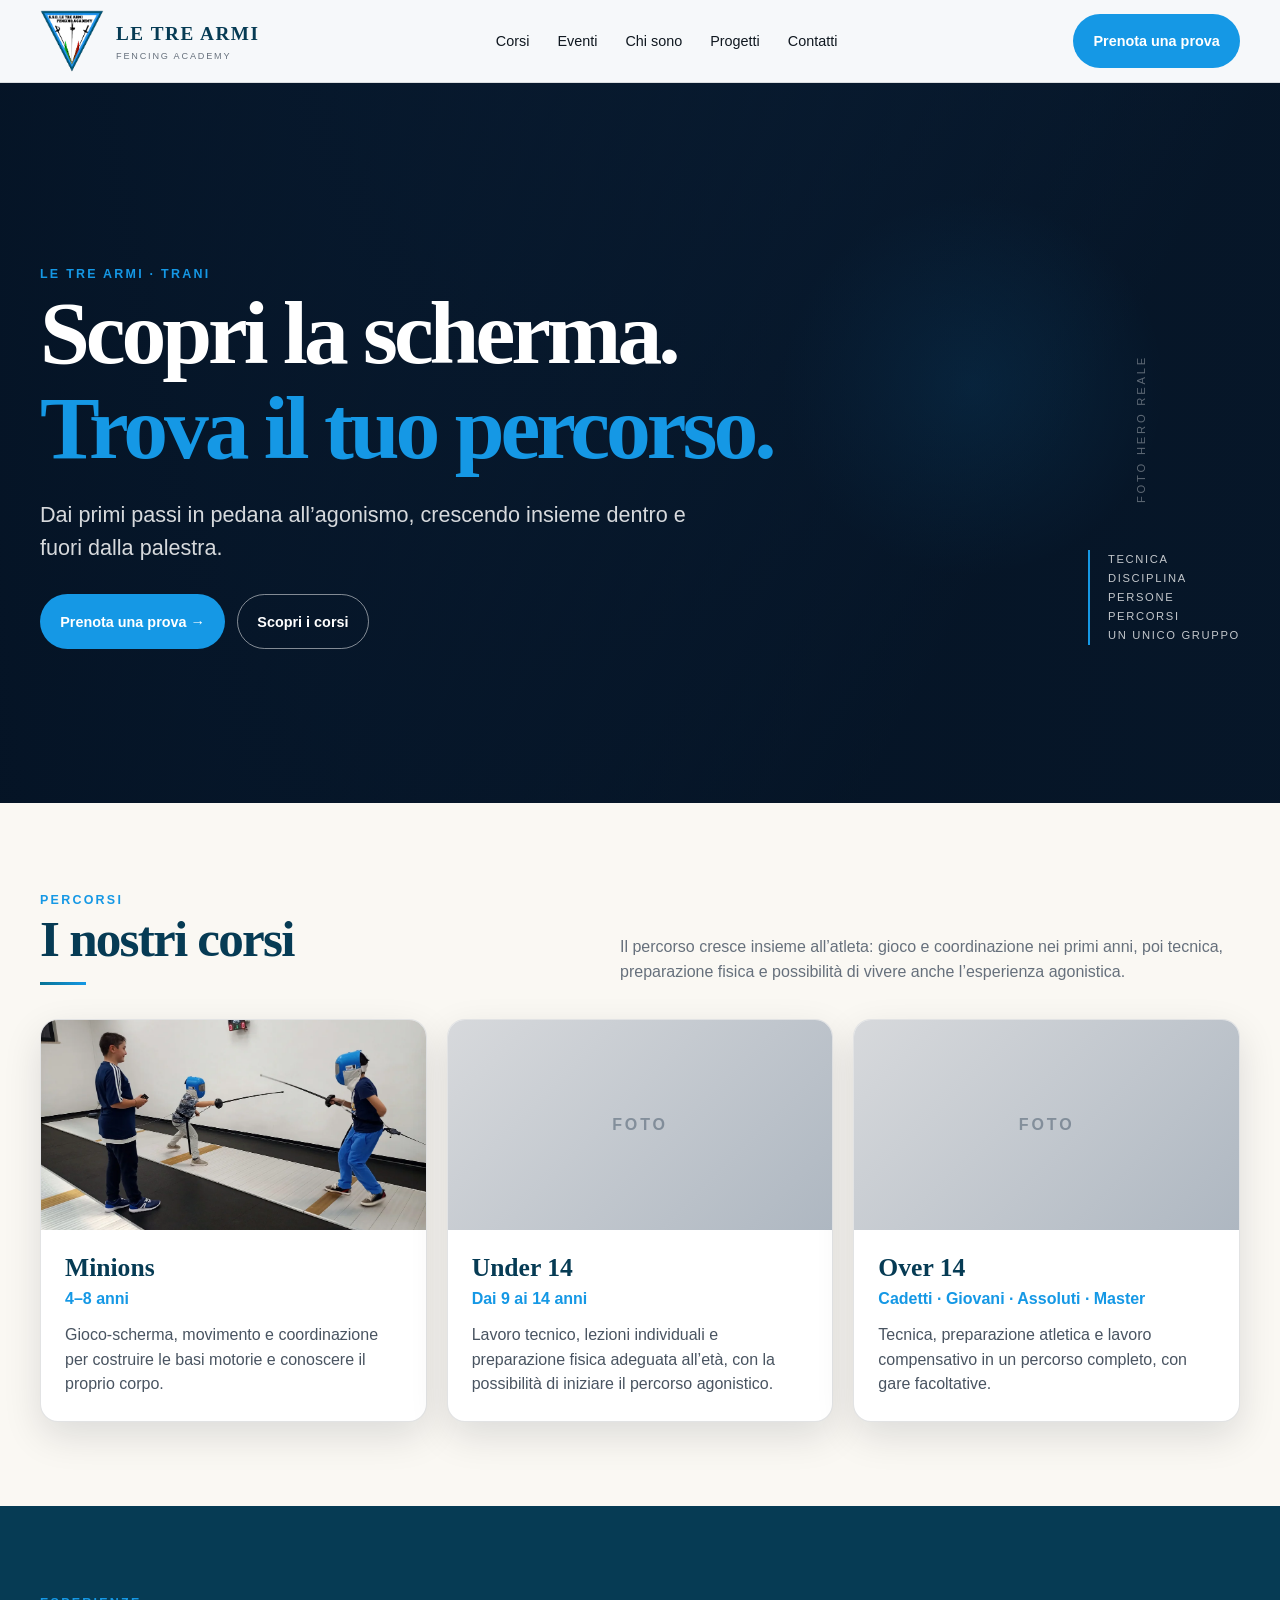
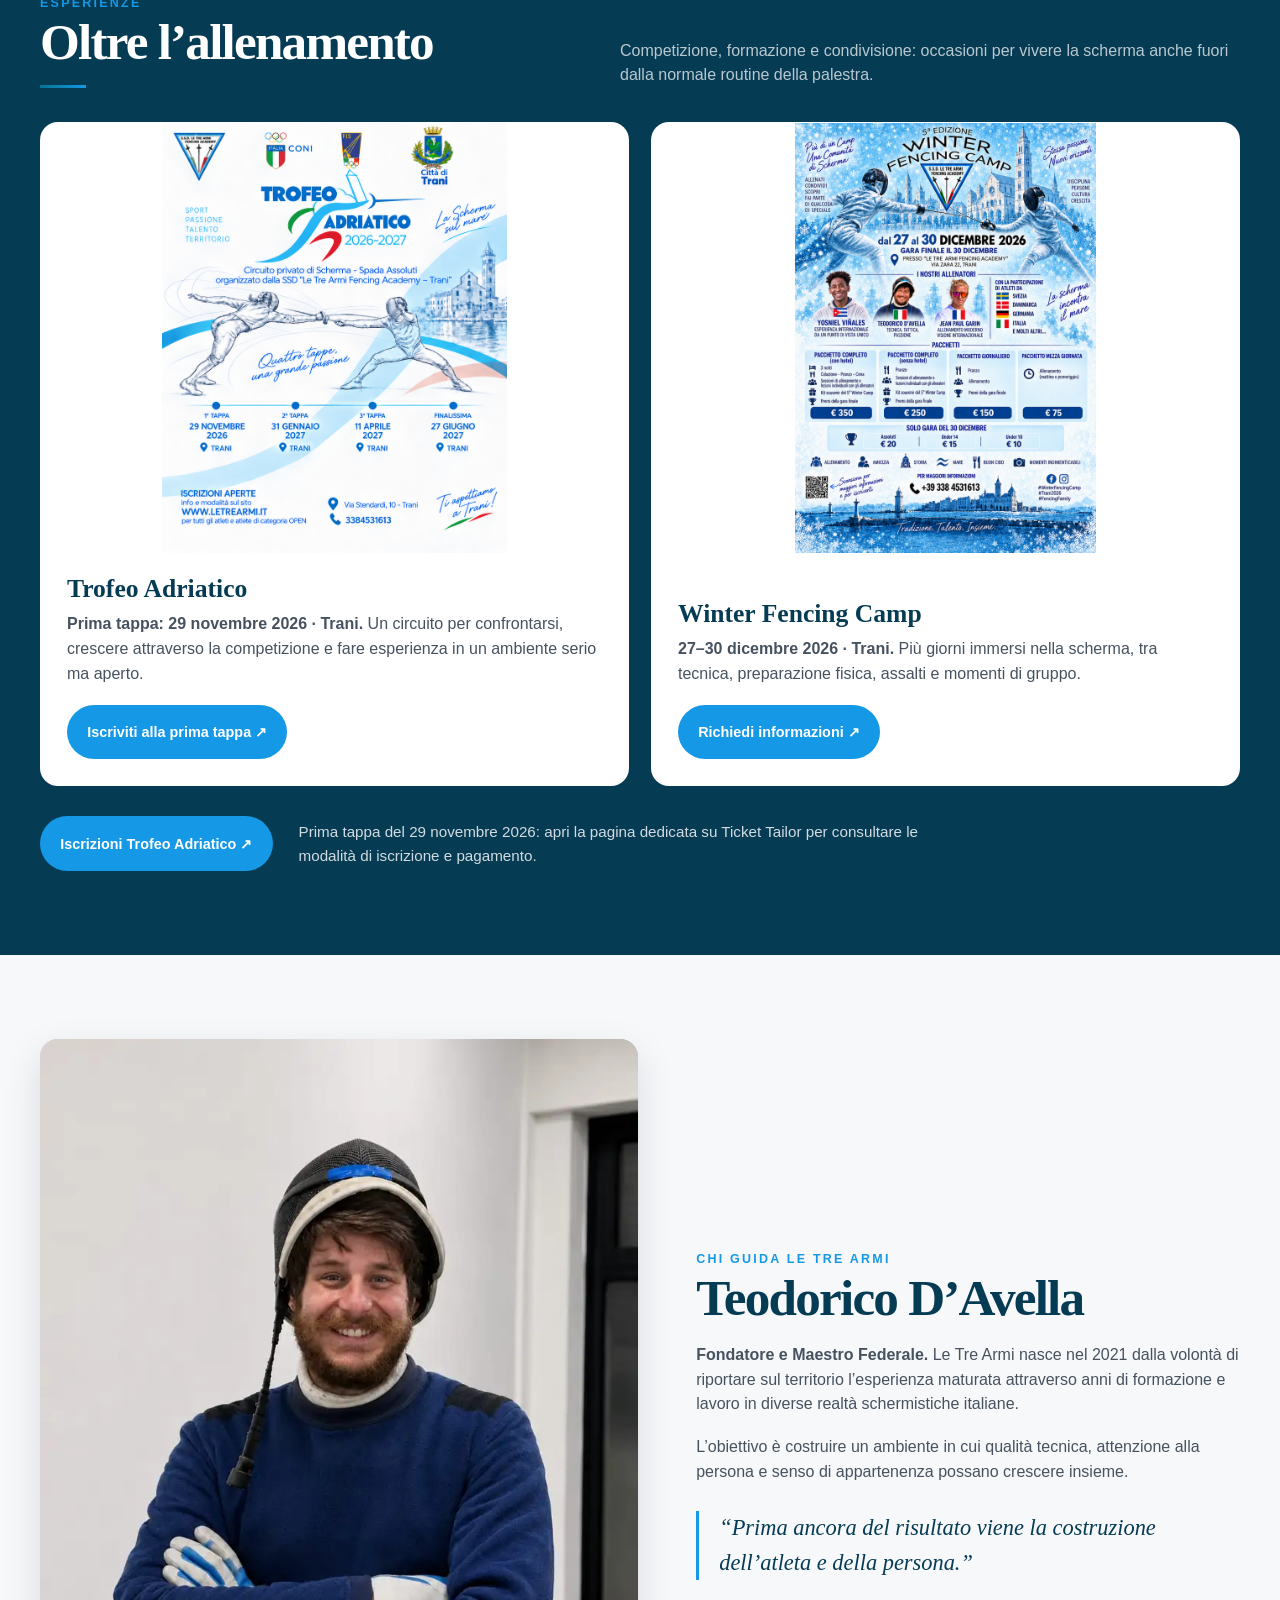
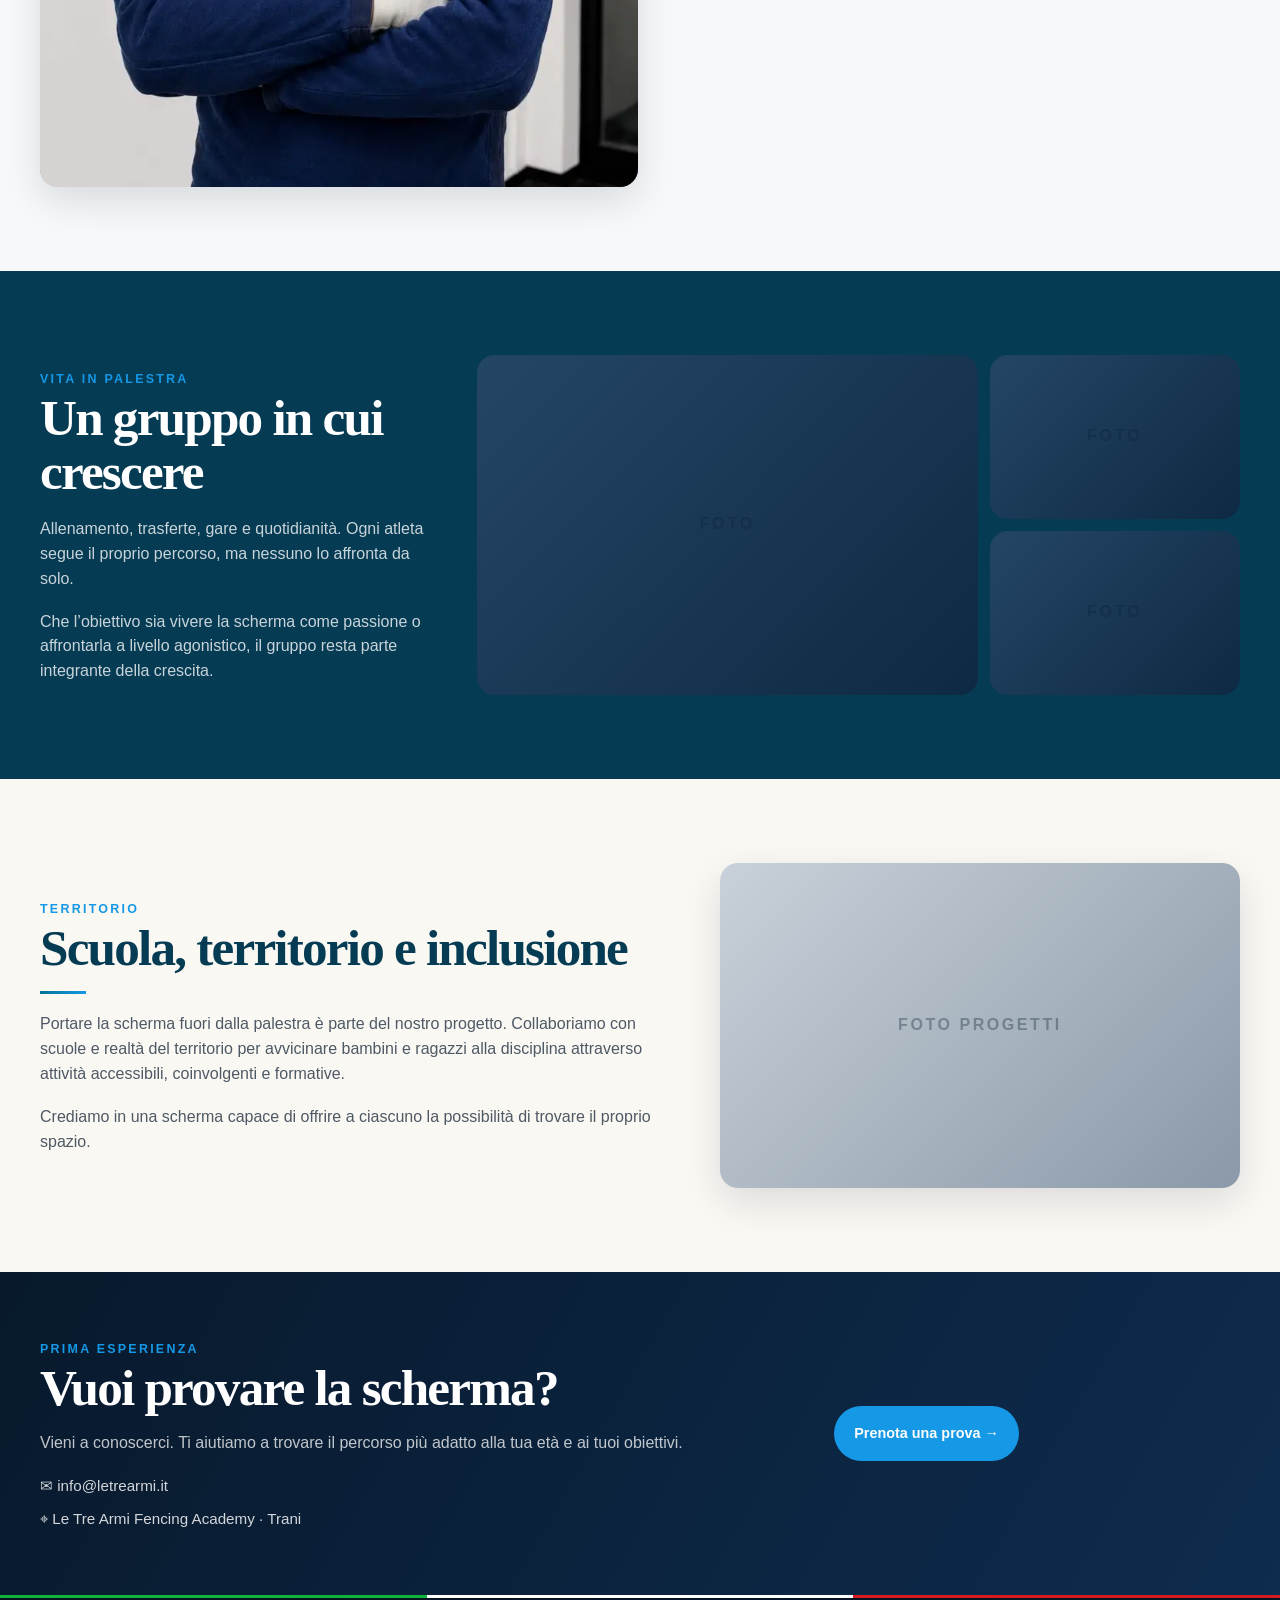
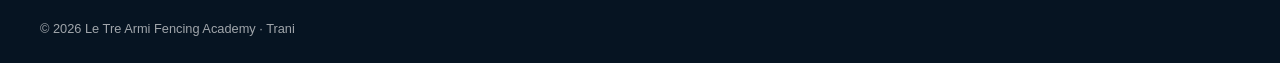
<file: index.html>
<!doctype html>
<html lang="it">
<head>
  <meta charset="utf-8" />
  <meta name="viewport" content="width=device-width, initial-scale=1" />
  <title>Le Tre Armi Fencing Academy | Scherma a Trani</title>
  <link rel="icon" type="image/png" href="logo_le_tre_armi_scontornato.png" />
  <link rel="apple-touch-icon" href="logo_le_tre_armi_scontornato.png" />
  <meta name="theme-color" content="#063b54" />
  <meta property="og:type" content="website" />
  <meta property="og:title" content="Le Tre Armi Fencing Academy | Scherma a Trani" />
  <meta property="og:description" content="Scherma a Trani per bambini, ragazzi e adulti: corsi, allenamenti, Trofeo Adriatico e Winter Fencing Camp." />
  <meta name="description" content="Le Tre Armi Fencing Academy a Trani. Scherma per bambini, ragazzi e adulti: dall'avviamento all'agonismo." />
  <style>
    :root{
      --navy:#063b54;
      --navy-2:#0b5e83;
      --accent:#1598e5;
      --accent-2:#067394;
      --green:#10b43a;
      --red:#d71920;
      --ink:#101820;
      --cream:#f6f8fa;
      --white:#ffffff;
      --muted:#66707c;
      --line:rgba(16,24,32,.12);
      --radius:18px;
      --shadow:0 14px 38px rgba(4,18,35,.12);
      --max:1200px;
    }
    *{box-sizing:border-box}
    html{scroll-behavior:smooth}
    body{margin:0;font-family:Inter,Arial,Helvetica,sans-serif;color:var(--ink);background:var(--cream);line-height:1.55}
    h1,h2,h3{font-family:Georgia,'Times New Roman',serif;line-height:1.06;margin:0;color:var(--navy)}
    h1{font-size:clamp(3rem,7vw,6.4rem);letter-spacing:-.045em}
    h2{font-size:clamp(2.25rem,4vw,4rem);letter-spacing:-.035em}
    h3{font-size:clamp(1.45rem,2vw,2rem)}
    p{margin:.4rem 0 0}
    a{text-decoration:none;color:inherit}
    img{display:block;max-width:100%}
    .wrap{width:min(var(--max),calc(100% - 40px));margin:auto}
    .eyebrow{font-size:.78rem;letter-spacing:.18em;text-transform:uppercase;color:var(--accent);font-weight:800}
    .btn{display:inline-flex;align-items:center;justify-content:center;gap:.6rem;padding:.95rem 1.2rem;border-radius:999px;font-weight:800;font-size:.9rem;border:1px solid transparent;transition:.2s ease;cursor:pointer}
    .btn-primary{background:var(--accent);color:#fff}
    .btn-primary:hover{transform:translateY(-1px);filter:brightness(.96)}
    .btn-ghost{border-color:rgba(255,255,255,.5);color:white;background:transparent}
    .btn-light{border-color:var(--accent);color:var(--navy);background:transparent}
    main[id], section[id]{scroll-margin-top:84px}
    .section{padding:84px 0}
    .section-head{display:flex;justify-content:space-between;align-items:end;gap:30px;margin-bottom:34px}
    .section-head p{max-width:620px;color:var(--muted)}
    .gold-line{width:46px;height:3px;background:linear-gradient(90deg,var(--accent-2),var(--accent));margin:16px 0 0}

    header{position:sticky;top:0;z-index:50;background:rgba(246,248,250,.93);backdrop-filter:blur(14px);border-bottom:1px solid var(--line)}
    .nav{height:82px;display:flex;align-items:center;justify-content:space-between;gap:24px}
    .brand{display:flex;align-items:center;gap:12px;min-width:220px}
    .brand-logo{width:64px;height:64px;display:block;flex:0 0 auto}
    .brand strong{font-family:Georgia,'Times New Roman',serif;letter-spacing:.08em;color:var(--navy);font-size:1.2rem}
    .brand small{display:block;letter-spacing:.2em;font-size:.57rem;color:var(--muted);margin-top:1px}
    .menu{display:flex;align-items:center;gap:28px;font-size:.9rem}
    .menu a:hover{color:var(--accent)}
    .hamb{display:none;background:none;border:0;font-size:1.5rem;color:var(--navy)}

    .hero{min-height:720px;display:grid;align-items:end;color:white;position:relative;overflow:hidden;background:
      linear-gradient(90deg,rgba(4,18,35,.94) 0%,rgba(4,18,35,.70) 48%,rgba(4,18,35,.38) 100%),
      radial-gradient(circle at 76% 42%,rgba(21,152,229,.22),transparent 18%),
      linear-gradient(120deg,#173b61,#08192c 75%)}
    .hero:after{content:"FOTO HERO REALE";position:absolute;right:5vw;top:48%;transform:translateY(-50%) rotate(-90deg);letter-spacing:.25em;font-size:.7rem;color:rgba(255,255,255,.35)}
    .hero-inner{padding:110px 0 86px;position:relative;z-index:2}
    .hero h1{color:white;max-width:850px}
    .hero h1 span{color:var(--accent)}
    .hero p{font-size:clamp(1.05rem,1.7vw,1.35rem);max-width:660px;color:rgba(255,255,255,.84);margin-top:22px}
    .hero-actions{display:flex;gap:12px;flex-wrap:wrap;margin-top:30px}
    .hero-note{position:absolute;right:0;bottom:90px;border-left:2px solid var(--accent);padding-left:18px;text-transform:uppercase;letter-spacing:.15em;font-size:.7rem;line-height:1.7;color:rgba(255,255,255,.76)}

    .courses{background:#faf8f3}
    .course-grid{display:grid;grid-template-columns:repeat(3,1fr);gap:20px}
    .card{background:white;border:1px solid var(--line);border-radius:var(--radius);overflow:hidden;box-shadow:var(--shadow)}
    .photo{height:210px;background:linear-gradient(135deg,#d7d9dc,#aeb7c1);position:relative;overflow:hidden}
    .course-cover{display:block;width:100%;height:210px;object-fit:cover}
    .photo:before{content:"FOTO";position:absolute;inset:0;display:grid;place-items:center;font-weight:900;letter-spacing:.18em;color:rgba(11,33,58,.35)}
    .card-body{padding:24px}
    .meta{color:var(--accent);font-weight:800;margin:.35rem 0 .7rem}
    .card p{color:#495461}

    .events{background:var(--navy);color:white}
    .events h2,.events h3{color:white}
    .events .section-head p{color:rgba(255,255,255,.72)}
    .event-grid{display:grid;grid-template-columns:1fr 1fr;gap:22px}
    .event-card{position:relative;min-height:390px;border-radius:var(--radius);overflow:hidden;border:1px solid rgba(255,255,255,.14);background:linear-gradient(180deg,#34536f,#071829);display:flex;align-items:end}
    .event-card:before{content:"FOTO EVENTO";position:absolute;inset:0;display:grid;place-items:center;color:rgba(255,255,255,.28);letter-spacing:.2em;font-weight:900}
    .event-card:after{content:"";position:absolute;inset:0;background:linear-gradient(180deg,transparent 28%,rgba(4,18,35,.94) 92%)}
    .event-copy{position:relative;z-index:2;padding:28px;max-width:88%}
    .event-copy p{color:rgba(255,255,255,.78);margin-top:10px}
    .event-checkout{display:flex;align-items:center;flex-wrap:wrap;gap:18px 26px;margin-top:30px}
    .event-checkout p{max-width:640px;margin:0;color:rgba(255,255,255,.82);font-size:.95rem}

    .event-card-poster{min-height:0;display:flex;flex-direction:column;align-items:stretch;justify-content:space-between;background:#fff;color:var(--ink)}
    .event-card-poster:before,.event-card-poster:after{display:none}
    .event-poster-link{display:flex;align-items:center;justify-content:center;background:#fff}
    .event-poster{display:block;width:100%;height:430px;object-fit:contain;object-position:center}
    .event-card-poster .event-copy{max-width:none;padding:22px 26px 26px}
    .event-card-poster h3{color:var(--navy)}
    .event-card-poster .event-copy p{color:#46525f}
    .leader{background:var(--cream)}
    .leader-grid{display:grid;grid-template-columns:1.1fr 1fr;gap:58px;align-items:center}
    .portrait{aspect-ratio:4/3;border-radius:var(--radius);background:linear-gradient(135deg,#c8d1d9,#8b99a8);position:relative;box-shadow:var(--shadow)}
    .projects .portrait:before{content:"FOTO PROGETTI"}
    .portrait:before{content:"FOTO TEODORICO";position:absolute;inset:0;display:grid;place-items:center;color:rgba(11,33,58,.35);letter-spacing:.16em;font-weight:900}
    .portrait-maestro{aspect-ratio:4/5;overflow:hidden}
    .portrait-maestro:before{display:none}
    .portrait-maestro img{display:block;width:100%;height:100%;object-fit:cover;object-position:center 35%}
    .leader-copy p{color:#46525f;margin-top:18px}
    .quote{border-left:3px solid var(--accent);padding-left:20px;margin-top:26px;font-family:Georgia,'Times New Roman',serif;font-size:1.4rem;color:var(--navy);font-style:italic}

    .life{background:var(--navy);color:white}
    .life-grid{display:grid;grid-template-columns:.8fr 1.5fr;gap:30px;align-items:center}
    .life h2{color:white}
    .life p{color:rgba(255,255,255,.78);margin-top:18px}
    .gallery{display:grid;grid-template-columns:2fr 1fr;gap:12px}
    .gallery .photo{height:auto;min-height:340px;background:linear-gradient(135deg,#244665,#0e2943);border-radius:var(--radius)}
    .gallery-side{display:grid;gap:12px}
    .gallery-side .photo{min-height:164px}

    .projects{background:#faf8f3}
    .projects-grid{display:grid;grid-template-columns:1.1fr .9fr;gap:44px;align-items:center}
    .projects p{color:#4e5965;margin-top:18px}

    .cta{background:linear-gradient(120deg,#08192c,#0e2c4e);color:white;padding:64px 0}
    .cta-grid{display:grid;grid-template-columns:1.3fr .7fr;gap:40px;align-items:center}
    .cta h2{color:white}
    .cta p{color:rgba(255,255,255,.75);max-width:650px;margin-top:16px}
    .contact-mini{display:grid;gap:10px;margin-top:18px;font-size:.95rem;color:rgba(255,255,255,.82)}

    footer{background:#061422;color:rgba(255,255,255,.62);padding:24px 0;font-size:.8rem;position:relative}
    footer:before{content:"";position:absolute;left:0;right:0;top:0;height:3px;background:linear-gradient(90deg,var(--green) 0 33.33%,#fff 33.33% 66.66%,var(--red) 66.66%)}

    @media (max-width: 900px){
      .menu{display:none;position:absolute;left:20px;right:20px;top:70px;background:var(--cream);padding:18px;border-radius:16px;box-shadow:var(--shadow);flex-direction:column;align-items:flex-start}
      .menu.open{display:flex}.hamb{display:block}.nav>.btn{display:none}
      .hero{min-height:640px}.hero-note{display:none}
      .hero:after{display:none}
      .course-grid,.event-grid,.leader-grid,.life-grid,.projects-grid,.cta-grid{grid-template-columns:1fr}
      .section{padding:64px 0}.section-head{align-items:flex-start;flex-direction:column;margin-bottom:26px}
      .gallery{grid-template-columns:1fr}.gallery-side{grid-template-columns:1fr 1fr}
      .gallery .photo{min-height:270px}.gallery-side .photo{min-height:150px}
    }
    @media (max-width: 560px){
      main[id], section[id]{scroll-margin-top:72px}
      .wrap{width:min(var(--max),calc(100% - 24px))}
      .nav{height:70px}.brand strong{font-size:.92rem}.brand{min-width:0}.brand-logo{width:50px;height:50px}
      .hero-inner{padding:92px 0 58px}.hero{min-height:590px}
      .hero-actions{flex-direction:column;align-items:stretch}.btn{width:100%}
      .course-grid{grid-template-columns:1fr}.event-card{min-height:320px}.event-copy{max-width:100%}
      .gallery-side{grid-template-columns:1fr}
    }
  </style>
</head>
<body>
  <header>
    <div class="wrap nav">
      <a class="brand" href="#top" aria-label="Le Tre Armi Fencing Academy">
        <img class="brand-logo" src="logo_le_tre_armi_scontornato.png" alt="" style="object-fit:contain">
        <span><strong>LE TRE ARMI</strong><small>FENCING ACADEMY</small></span>
      </a>
      <nav class="menu" id="menu">
        <a href="#corsi">Corsi</a><a href="#eventi">Eventi</a><a href="#chi-siamo">Chi sono</a><a href="#progetti">Progetti</a><a href="#contatti">Contatti</a>
      </nav>
      <a class="btn btn-primary" href="#contatti">Prenota una prova</a>
      <button class="hamb" id="hamb" type="button" aria-label="Apri menu" aria-controls="menu" aria-expanded="false">☰</button>
    </div>
  </header>

  <main id="top">
    <section class="hero">
      <div class="wrap hero-inner">
        <span class="eyebrow">Le Tre Armi · Trani</span>
        <h1>Scopri la scherma.<br><span>Trova il tuo percorso.</span></h1>
        <p>Dai primi passi in pedana all’agonismo, crescendo insieme dentro e fuori dalla palestra.</p>
        <div class="hero-actions"><a class="btn btn-primary" href="#contatti">Prenota una prova →</a><a class="btn btn-ghost" href="#corsi">Scopri i corsi</a></div>
        <div class="hero-note">Tecnica<br>disciplina<br>persone<br>percorsi<br>un unico gruppo</div>
      </div>
    </section>

    <section class="section courses" id="corsi">
      <div class="wrap">
        <div class="section-head"><div><span class="eyebrow">Percorsi</span><h2>I nostri corsi</h2><div class="gold-line"></div></div><p>Il percorso cresce insieme all’atleta: gioco e coordinazione nei primi anni, poi tecnica, preparazione fisica e possibilità di vivere anche l’esperienza agonistica.</p></div>
        <div class="course-grid">
          <article class="card"><img class="course-cover" src="le-tre-armi-corso-minions-copertina.webp" alt="" loading="lazy" /><div class="card-body"><h3>Minions</h3><div class="meta">4–8 anni</div><p>Gioco-scherma, movimento e coordinazione per costruire le basi motorie e conoscere il proprio corpo.</p></div></article>
          <article class="card"><div class="photo"></div><div class="card-body"><h3>Under 14</h3><div class="meta">Dai 9 ai 14 anni</div><p>Lavoro tecnico, lezioni individuali e preparazione fisica adeguata all’età, con la possibilità di iniziare il percorso agonistico.</p></div></article>
          <article class="card"><div class="photo"></div><div class="card-body"><h3>Over 14</h3><div class="meta">Cadetti · Giovani · Assoluti · Master</div><p>Tecnica, preparazione atletica e lavoro compensativo in un percorso completo, con gare facoltative.</p></div></article>
        </div>
      </div>
    </section>

    <section class="section events" id="eventi">
      <div class="wrap">
        <div class="section-head"><div><span class="eyebrow">Esperienze</span><h2>Oltre l’allenamento</h2><div class="gold-line"></div></div><p>Competizione, formazione e condivisione: occasioni per vivere la scherma anche fuori dalla normale routine della palestra.</p></div>
        <div class="event-grid">
          <article class="event-card event-card-poster"><a class="event-poster-link" href="trofeo-adriatico-2026-2027-2k.png" target="_blank" rel="noopener noreferrer" aria-label="Apri la locandina completa del Trofeo Adriatico 2026-2027"><img class="event-poster" src="trofeo-adriatico-2026-2027-2k.png" width="1639" height="2048" loading="lazy" decoding="async" alt="Locandina Trofeo Adriatico 2026-2027: tappe a Trani il 29 novembre 2026, 31 gennaio 2027, 11 aprile 2027 e finalissima il 27 giugno 2027."></a><div class="event-copy"><h3>Trofeo Adriatico</h3><p><strong>Prima tappa: 29 novembre 2026 · Trani.</strong> Un circuito per confrontarsi, crescere attraverso la competizione e fare esperienza in un ambiente serio ma aperto.</p><a class="btn btn-primary" style="margin-top:18px" href="https://buytickets.at/ssdletrearmifencingacademy/2521561" target="_blank" rel="noopener noreferrer">Iscriviti alla prima tappa ↗</a></div></article>
          <article class="event-card event-card-poster"><a class="event-poster-link" href="winter-fencing-camp-2026-2k.png" target="_blank" rel="noopener noreferrer" aria-label="Apri la locandina completa del Winter Fencing Camp 2026"><img class="event-poster" src="winter-fencing-camp-2026-2k.png" width="1436" height="2048" loading="lazy" decoding="async" alt="Locandina della quinta edizione del Winter Fencing Camp, dal 27 al 30 dicembre 2026 a Trani, con allenatori, pacchetti e quote di partecipazione."></a><div class="event-copy"><h3>Winter Fencing Camp</h3><p><strong>27–30 dicembre 2026 · Trani.</strong> Più giorni immersi nella scherma, tra tecnica, preparazione fisica, assalti e momenti di gruppo.</p><a class="btn btn-primary" style="margin-top:18px" href="mailto:info@letrearmi.it?subject=Informazioni%20Winter%20Fencing%20Camp%202026">Richiedi informazioni ↗</a></div></article>
        </div>
        <div class="event-checkout">
          <a class="btn btn-primary" href="https://buytickets.at/ssdletrearmifencingacademy/2521561" target="_blank" rel="noopener noreferrer" aria-label="Apri le iscrizioni alla prima tappa del Trofeo Adriatico del 29 novembre 2026">Iscrizioni Trofeo Adriatico ↗</a>
          <p>Prima tappa del 29 novembre 2026: apri la pagina dedicata su Ticket Tailor per consultare le modalità di iscrizione e pagamento.</p>
        </div>
      </div>
    </section>

    <section class="section leader" id="chi-siamo">
      <div class="wrap leader-grid">
        <div class="portrait portrait-maestro"><img src="teo-in-piastrone.webp" alt="Il maestro federale Teodorico D’Avella con il piastrone blu e le braccia conserte" width="1122" height="1402" loading="lazy" decoding="async"></div>
        <div class="leader-copy"><span class="eyebrow">Chi guida Le Tre Armi</span><h2>Teodorico D’Avella</h2><p><strong>Fondatore e Maestro Federale.</strong> Le Tre Armi nasce nel 2021 dalla volontà di riportare sul territorio l’esperienza maturata attraverso anni di formazione e lavoro in diverse realtà schermistiche italiane.</p><p>L’obiettivo è costruire un ambiente in cui qualità tecnica, attenzione alla persona e senso di appartenenza possano crescere insieme.</p><div class="quote">“Prima ancora del risultato viene la costruzione dell’atleta e della persona.”</div></div>
      </div>
    </section>

    <section class="section life">
      <div class="wrap life-grid">
        <div><span class="eyebrow">Vita in palestra</span><h2>Un gruppo in cui crescere</h2><p>Allenamento, trasferte, gare e quotidianità. Ogni atleta segue il proprio percorso, ma nessuno lo affronta da solo.</p><p>Che l’obiettivo sia vivere la scherma come passione o affrontarla a livello agonistico, il gruppo resta parte integrante della crescita.</p></div>
        <div class="gallery"><div class="photo"></div><div class="gallery-side"><div class="photo"></div><div class="photo"></div></div></div>
      </div>
    </section>

    <section class="section projects" id="progetti">
      <div class="wrap projects-grid">
        <div><span class="eyebrow">Territorio</span><h2>Scuola, territorio e inclusione</h2><div class="gold-line"></div><p>Portare la scherma fuori dalla palestra è parte del nostro progetto. Collaboriamo con scuole e realtà del territorio per avvicinare bambini e ragazzi alla disciplina attraverso attività accessibili, coinvolgenti e formative.</p><p>Crediamo in una scherma capace di offrire a ciascuno la possibilità di trovare il proprio spazio.</p></div>
        <div class="portrait" style="aspect-ratio:16/10"></div>
      </div>
    </section>

    <section class="cta" id="contatti">
      <div class="wrap cta-grid">
        <div><span class="eyebrow">Prima esperienza</span><h2>Vuoi provare la scherma?</h2><p>Vieni a conoscerci. Ti aiutiamo a trovare il percorso più adatto alla tua età e ai tuoi obiettivi.</p><div class="contact-mini"><span>✉ info@letrearmi.it</span><span>⌖ Le Tre Armi Fencing Academy · Trani</span></div></div>
        <div><a class="btn btn-primary" href="mailto:info@letrearmi.it?subject=Richiesta%20prova%20scherma">Prenota una prova →</a></div>
      </div>
    </section>
  </main>

  <footer><div class="wrap">© 2026 Le Tre Armi Fencing Academy · Trani</div></footer>
  <script>
    const hamb=document.getElementById('hamb'), menu=document.getElementById('menu');
    hamb?.addEventListener('click',()=>{const open=menu.classList.toggle('open');hamb.setAttribute('aria-expanded',String(open));hamb.setAttribute('aria-label',open?'Chiudi menu':'Apri menu');});
    menu?.querySelectorAll('a').forEach(a=>a.addEventListener('click',()=>{menu.classList.remove('open');hamb?.setAttribute('aria-expanded','false');hamb?.setAttribute('aria-label','Apri menu');}));
  </script>
</body>
</html>
</file>
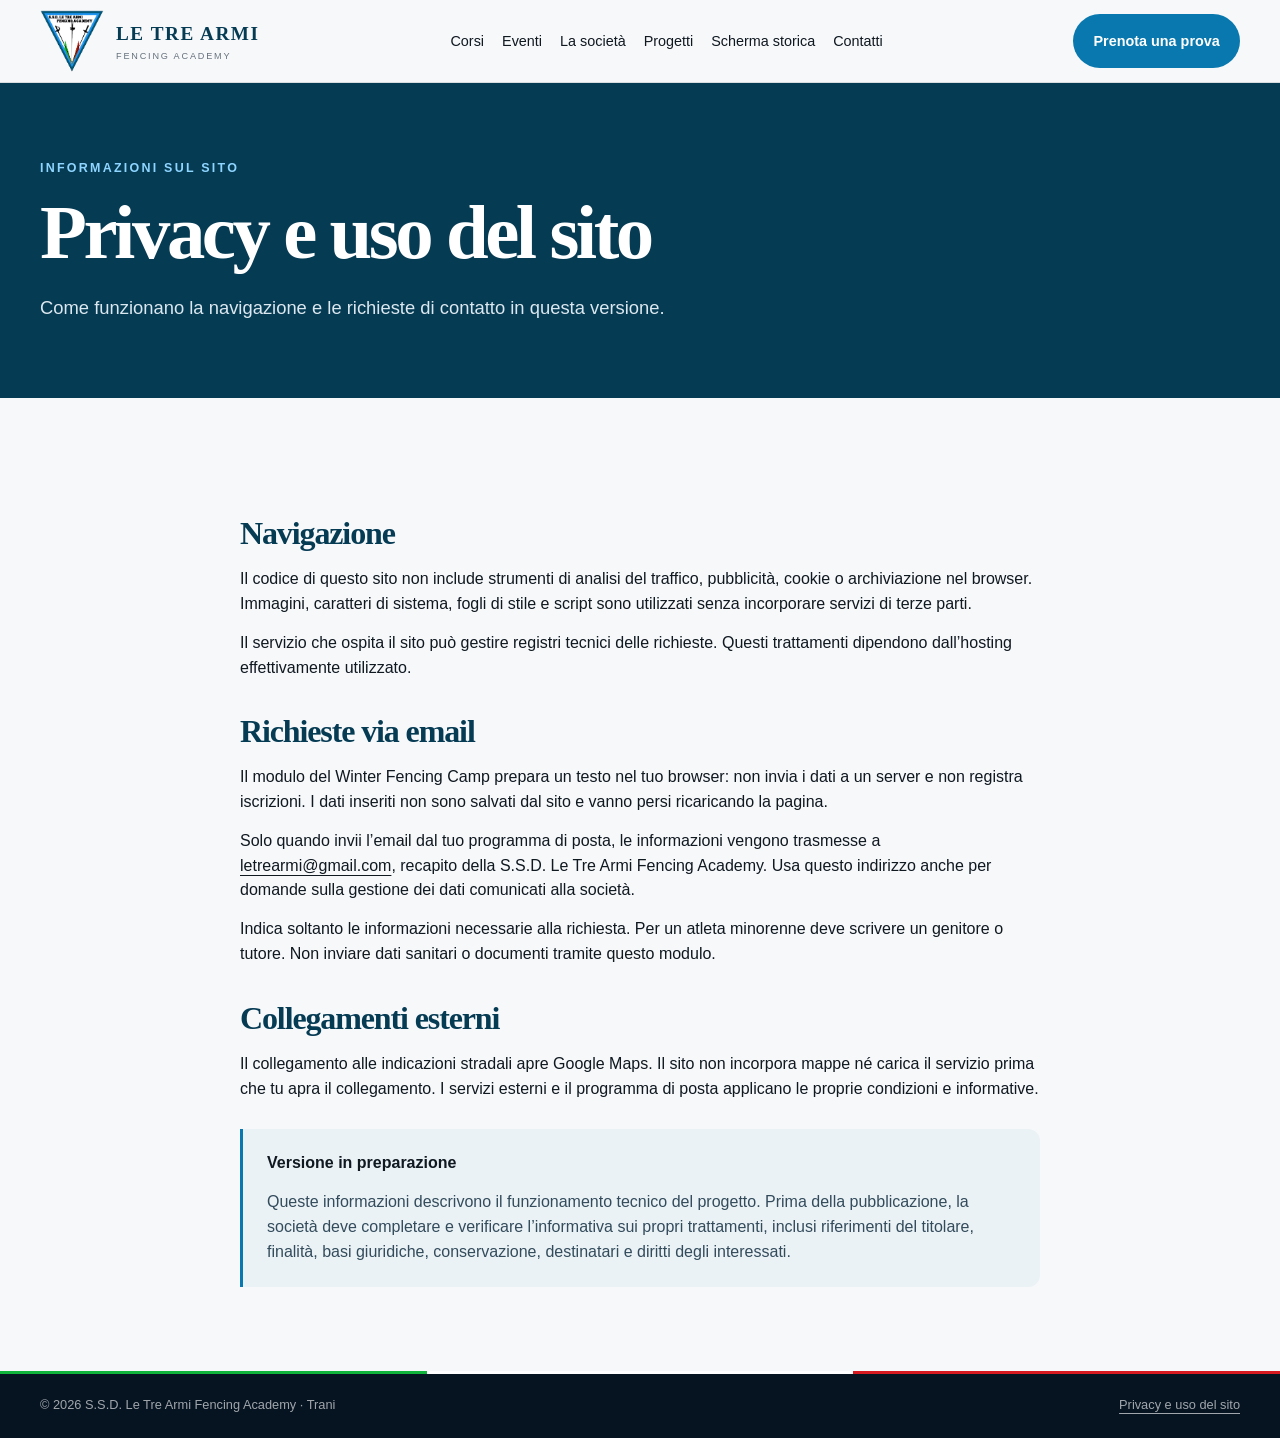
<file: privacy.html>
<!doctype html>
<html lang="it"><head><meta charset="utf-8"><meta name="viewport" content="width=device-width, initial-scale=1"><title>Privacy e uso del sito | Le Tre Armi</title><meta name="description" content="Informazioni tecniche sul sito e sul funzionamento delle richieste email a Le Tre Armi Fencing Academy."><link rel="icon" href="logo_le_tre_armi_scontornato.png" type="image/png"><link rel="stylesheet" href="styles.css"><script src="site.js" defer></script></head><body><a class="skip" href="#top">Vai al contenuto</a><header>
    <div class="wrap nav">
      <a class="brand" href="index.html#top" aria-label="Le Tre Armi Fencing Academy">
        <img class="brand-logo" src="logo_le_tre_armi_scontornato.png" alt="" style="object-fit:contain">
        <span><strong>LE TRE ARMI</strong><small>FENCING ACADEMY</small></span>
      </a>
      <nav class="menu" id="menu" aria-label="Navigazione principale">
        <a href="index.html#corsi">Corsi</a><a href="index.html#eventi">Eventi</a><a href="index.html#chi-siamo">La società</a><a href="index.html#progetti">Progetti</a><a href="index.html#scherma-storica">Scherma storica</a><a href="index.html#contatti">Contatti</a>
      </nav>
      <a class="btn btn-primary" href="index.html#contatti">Prenota una prova</a>
      <button class="hamb" id="hamb" aria-label="Apri menu" aria-controls="menu" aria-expanded="false">☰</button>
    </div>
  </header><main id="top"><section class="page-hero"><div class="wrap"><div class="eyebrow">Informazioni sul sito</div><h1>Privacy e uso del sito</h1><p>Come funzionano la navigazione e le richieste di contatto in questa versione.</p></div></section><section class="section"><div class="wrap prose"><h2>Navigazione</h2><p>Il codice di questo sito non include strumenti di analisi del traffico, pubblicità, cookie o archiviazione nel browser. Immagini, caratteri di sistema, fogli di stile e script sono utilizzati senza incorporare servizi di terze parti.</p><p>Il servizio che ospita il sito può gestire registri tecnici delle richieste. Questi trattamenti dipendono dall’hosting effettivamente utilizzato.</p><h2 id="richieste">Richieste via email</h2><p>Il modulo del Winter Fencing Camp prepara un testo nel tuo browser: non invia i dati a un server e non registra iscrizioni. I dati inseriti non sono salvati dal sito e vanno persi ricaricando la pagina.</p><p>Solo quando invii l’email dal tuo programma di posta, le informazioni vengono trasmesse a <a href="mailto:letrearmi@gmail.com">letrearmi@gmail.com</a>, recapito della S.S.D. Le Tre Armi Fencing Academy. Usa questo indirizzo anche per domande sulla gestione dei dati comunicati alla società.</p><p>Indica soltanto le informazioni necessarie alla richiesta. Per un atleta minorenne deve scrivere un genitore o tutore. Non inviare dati sanitari o documenti tramite questo modulo.</p><h2>Collegamenti esterni</h2><p>Il collegamento alle indicazioni stradali apre Google Maps. Il sito non incorpora mappe né carica il servizio prima che tu apra il collegamento. I servizi esterni e il programma di posta applicano le proprie condizioni e informative.</p><div class="notice"><strong>Versione in preparazione</strong><p>Queste informazioni descrivono il funzionamento tecnico del progetto. Prima della pubblicazione, la società deve completare e verificare l’informativa sui propri trattamenti, inclusi riferimenti del titolare, finalità, basi giuridiche, conservazione, destinatari e diritti degli interessati.</p></div></div></section></main><footer><div class="wrap footer-inner"><span>© 2026 S.S.D. Le Tre Armi Fencing Academy · Trani</span><a href="privacy.html">Privacy e uso del sito</a></div></footer></body></html>
</file>
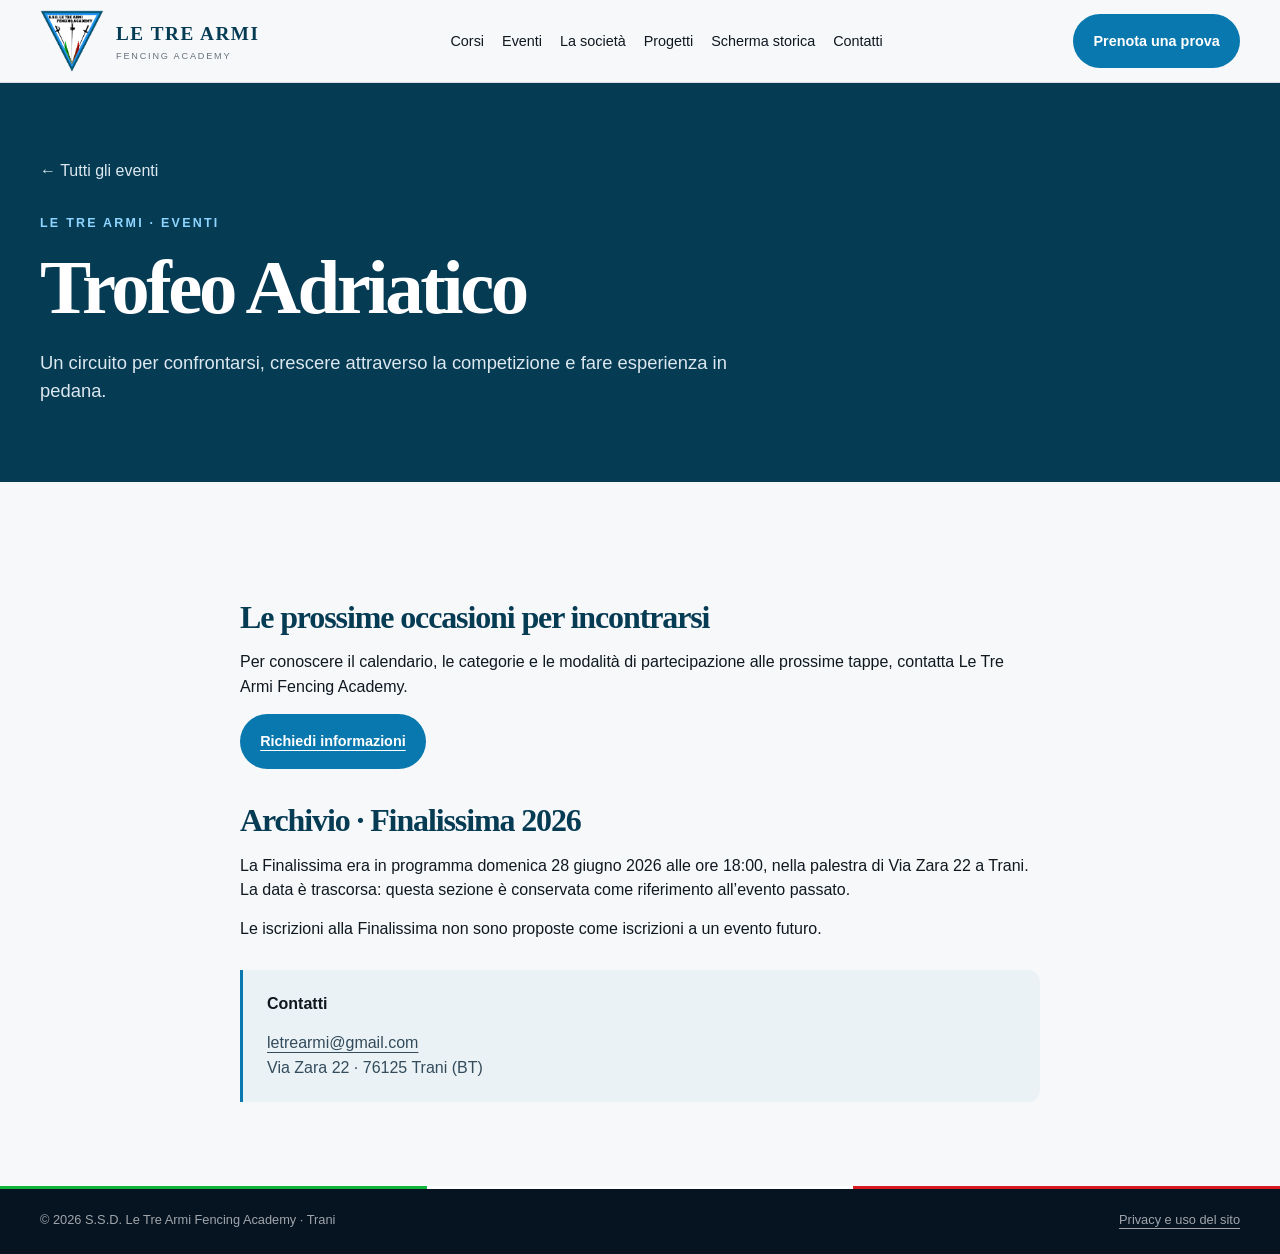
<file: trofeo-adriatico.html>
<!doctype html>
<html lang="it"><head><meta charset="utf-8"><meta name="viewport" content="width=device-width, initial-scale=1"><title>Trofeo Adriatico | Le Tre Armi</title><meta name="description" content="Trofeo Adriatico di Le Tre Armi Fencing Academy. Informazioni sul circuito e contatti della società a Trani."><link rel="icon" href="logo_le_tre_armi_scontornato.png" type="image/png"><link rel="stylesheet" href="styles.css"><script src="site.js" defer></script></head><body><a class="skip" href="#top">Vai al contenuto</a><header>
    <div class="wrap nav">
      <a class="brand" href="index.html#top" aria-label="Le Tre Armi Fencing Academy">
        <img class="brand-logo" src="logo_le_tre_armi_scontornato.png" alt="" style="object-fit:contain">
        <span><strong>LE TRE ARMI</strong><small>FENCING ACADEMY</small></span>
      </a>
      <nav class="menu" id="menu" aria-label="Navigazione principale">
        <a href="index.html#corsi">Corsi</a><a href="index.html#eventi">Eventi</a><a href="index.html#chi-siamo">La società</a><a href="index.html#progetti">Progetti</a><a href="index.html#scherma-storica">Scherma storica</a><a href="index.html#contatti">Contatti</a>
      </nav>
      <a class="btn btn-primary" href="index.html#contatti">Prenota una prova</a>
      <button class="hamb" id="hamb" aria-label="Apri menu" aria-controls="menu" aria-expanded="false">☰</button>
    </div>
  </header><main id="top"><section class="page-hero"><div class="wrap"><a class="back-link" href="index.html#eventi">← Tutti gli eventi</a><div class="eyebrow">Le Tre Armi · Eventi</div><h1>Trofeo Adriatico</h1><p>Un circuito per confrontarsi, crescere attraverso la competizione e fare esperienza in pedana.</p></div></section><section class="section"><div class="wrap prose"><h2>Le prossime occasioni per incontrarsi</h2><p>Per conoscere il calendario, le categorie e le modalità di partecipazione alle prossime tappe, contatta Le Tre Armi Fencing Academy.</p><p><a class="btn btn-primary" href="mailto:letrearmi@gmail.com?subject=Informazioni%20Trofeo%20Adriatico">Richiedi informazioni</a></p><h2>Archivio · Finalissima 2026</h2><p>La Finalissima era in programma domenica 28 giugno 2026 alle ore 18:00, nella palestra di Via Zara 22 a Trani. La data è trascorsa: questa sezione è conservata come riferimento all’evento passato.</p><p>Le iscrizioni alla Finalissima non sono proposte come iscrizioni a un evento futuro.</p><div class="notice"><strong>Contatti</strong><p><a href="mailto:letrearmi@gmail.com">letrearmi@gmail.com</a><br>Via Zara 22 · 76125 Trani (BT)</p></div></div></section></main><footer><div class="wrap footer-inner"><span>© 2026 S.S.D. Le Tre Armi Fencing Academy · Trani</span><a href="privacy.html">Privacy e uso del sito</a></div></footer></body></html>
</file>
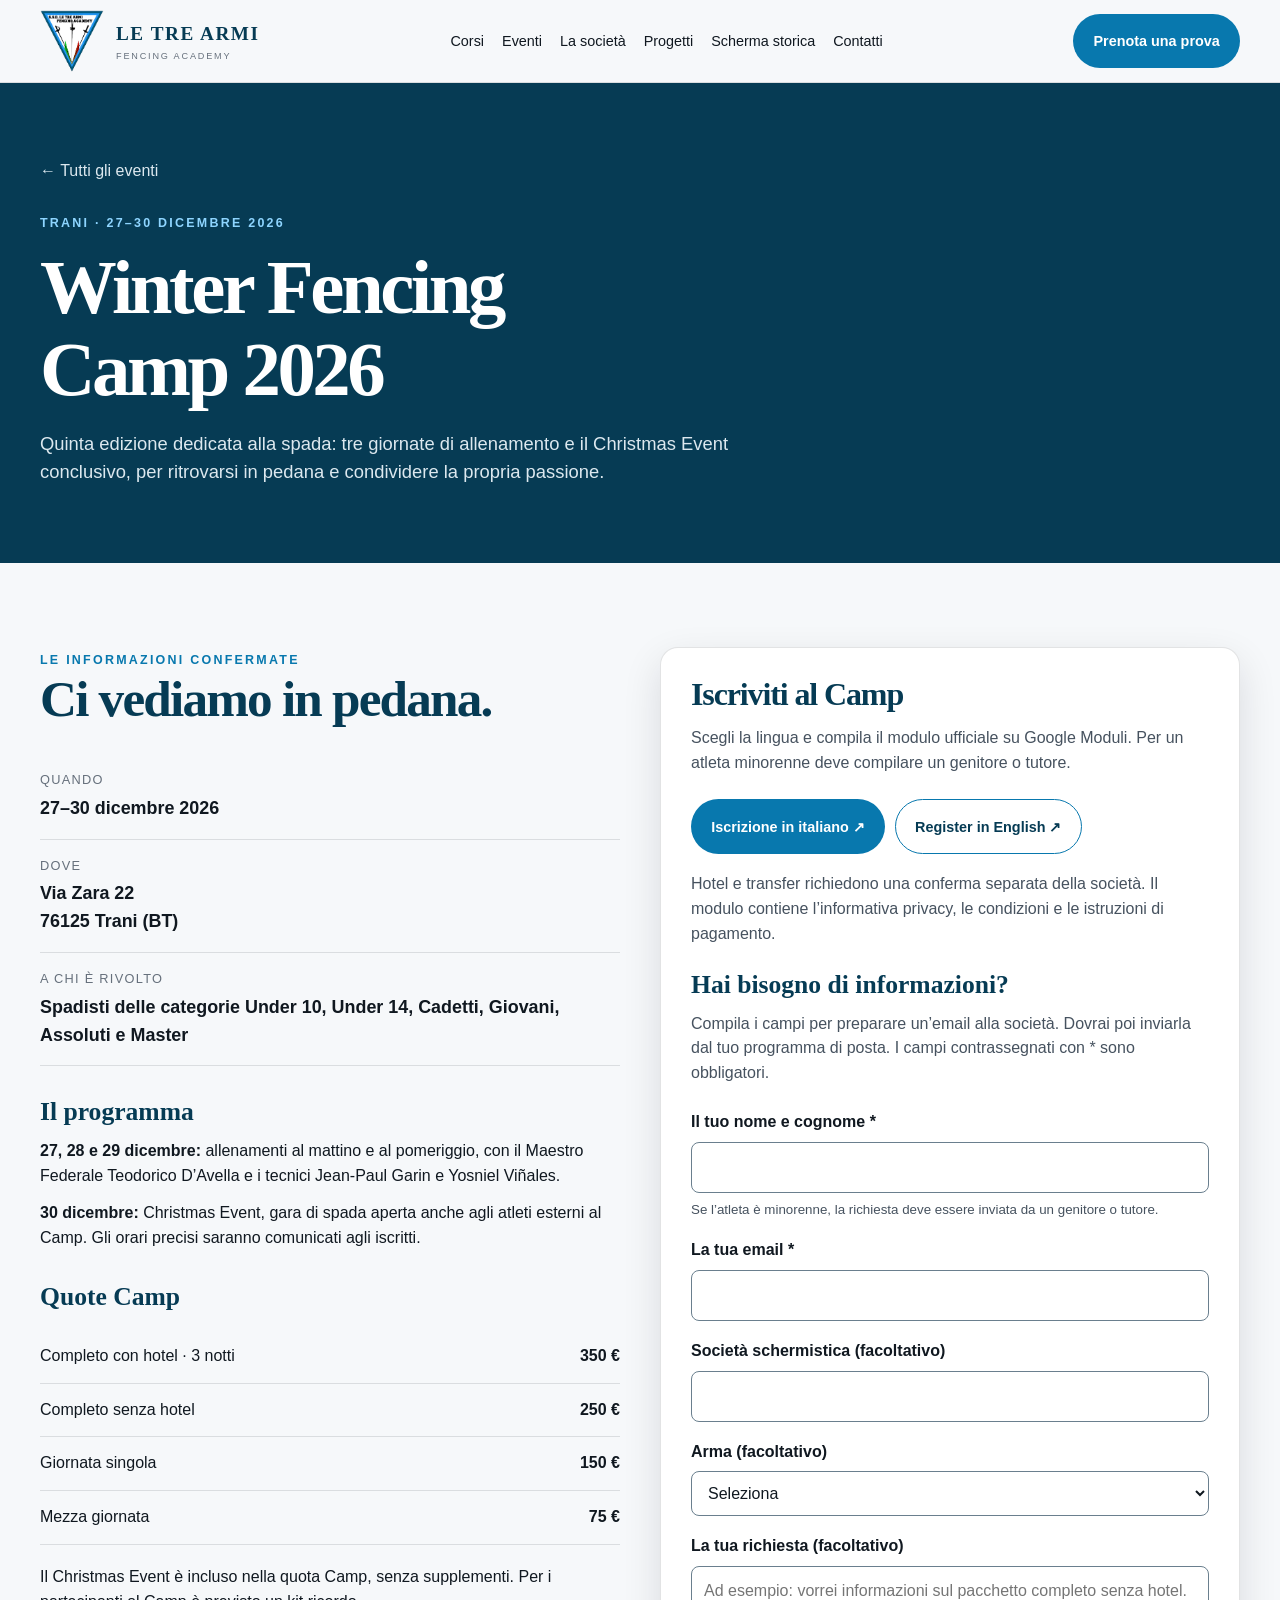
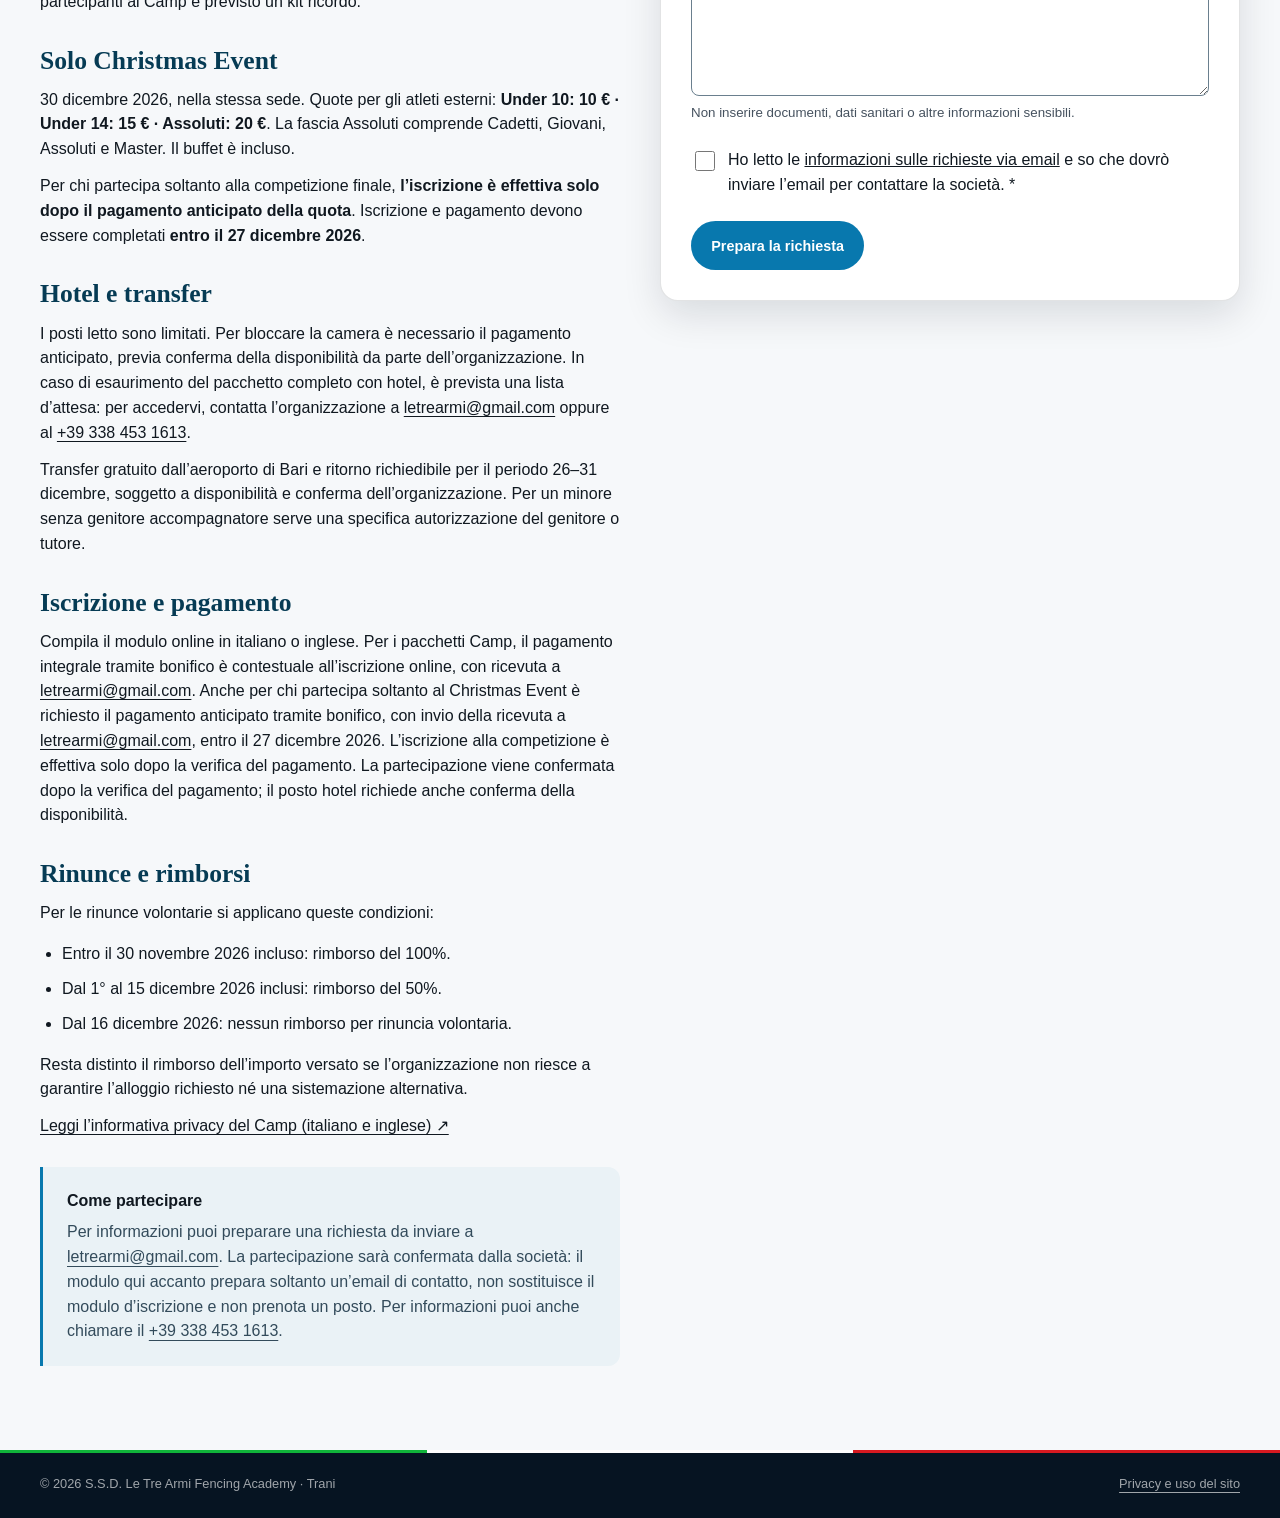
<file: winter-fencing-camp.html>
<!doctype html>
<html lang="it"><head><meta charset="utf-8"><meta name="viewport" content="width=device-width, initial-scale=1"><title>Winter Fencing Camp 27–30 dicembre 2026 a Trani | Le Tre Armi</title><meta name="description" content="Winter Fencing Camp a Trani dal 27 al 30 dicembre 2026. Quinta edizione dedicata alla spada, in Via Zara 22. Programma, quote e Christmas Event."><link rel="icon" href="logo_le_tre_armi_scontornato.png" type="image/png"><link rel="stylesheet" href="styles.css"><script src="site.js" defer></script><script src="camp.js" defer></script></head><body><a class="skip" href="#top">Vai al contenuto</a><header>
    <div class="wrap nav">
      <a class="brand" href="index.html#top" aria-label="Le Tre Armi Fencing Academy">
        <img class="brand-logo" src="logo_le_tre_armi_scontornato.png" alt="" style="object-fit:contain">
        <span><strong>LE TRE ARMI</strong><small>FENCING ACADEMY</small></span>
      </a>
      <nav class="menu" id="menu" aria-label="Navigazione principale">
        <a href="index.html#corsi">Corsi</a><a href="index.html#eventi">Eventi</a><a href="index.html#chi-siamo">La società</a><a href="index.html#progetti">Progetti</a><a href="index.html#scherma-storica">Scherma storica</a><a href="index.html#contatti">Contatti</a>
      </nav>
      <a class="btn btn-primary" href="index.html#contatti">Prenota una prova</a>
      <button class="hamb" id="hamb" aria-label="Apri menu" aria-controls="menu" aria-expanded="false">☰</button>
    </div>
  </header><main id="top">
<section class="page-hero"><div class="wrap"><a class="back-link" href="index.html#eventi">← Tutti gli eventi</a><div class="eyebrow">Trani · 27–30 dicembre 2026</div><h1>Winter Fencing<br>Camp 2026</h1><p>Quinta edizione dedicata alla spada: tre giornate di allenamento e il Christmas Event conclusivo, per ritrovarsi in pedana e condividere la propria passione.</p></div></section>
<section class="section"><div class="wrap detail-grid"><div><span class="eyebrow">Le informazioni confermate</span><h2>Ci vediamo in pedana.</h2><dl class="facts"><div><dt>Quando</dt><dd><time datetime="2026-12-27">27</time>–<time datetime="2026-12-30">30 dicembre 2026</time></dd></div><div><dt>Dove</dt><dd>Via Zara 22<br>76125 Trani (BT)</dd></div><div><dt>A chi è rivolto</dt><dd>Spadisti delle categorie Under 10, Under 14, Cadetti, Giovani, Assoluti e Master</dd></div></dl><div class="camp-details">
<h3>Il programma</h3><p><strong>27, 28 e 29 dicembre:</strong> allenamenti al mattino e al pomeriggio, con il Maestro Federale Teodorico D’Avella e i tecnici Jean-Paul Garin e Yosniel Viñales.</p><p><strong>30 dicembre:</strong> Christmas Event, gara di spada aperta anche agli atleti esterni al Camp. Gli orari precisi saranno comunicati agli iscritti.</p>
<h3>Quote Camp</h3><dl class="price-list"><div><dt>Completo con hotel · 3 notti</dt><dd>350 €</dd></div><div><dt>Completo senza hotel</dt><dd>250 €</dd></div><div><dt>Giornata singola</dt><dd>150 €</dd></div><div><dt>Mezza giornata</dt><dd>75 €</dd></div></dl><p>Il Christmas Event è incluso nella quota Camp, senza supplementi. Per i partecipanti al Camp è previsto un kit ricordo.</p>
<h3>Solo Christmas Event</h3><p>30 dicembre 2026, nella stessa sede. Quote per gli atleti esterni: <strong>Under 10: 10 € · Under 14: 15 € · Assoluti: 20 €</strong>. La fascia Assoluti comprende Cadetti, Giovani, Assoluti e Master. Il buffet è incluso.</p><p>Per chi partecipa soltanto alla competizione finale, <strong>l’iscrizione è effettiva solo dopo il pagamento anticipato della quota</strong>. Iscrizione e pagamento devono essere completati <strong>entro il 27 dicembre 2026</strong>.</p>
<h3>Hotel e transfer</h3><p>I posti letto sono limitati. Per bloccare la camera è necessario il pagamento anticipato, previa conferma della disponibilità da parte dell’organizzazione. In caso di esaurimento del pacchetto completo con hotel, è prevista una lista d’attesa: per accedervi, contatta l’organizzazione a <a href="mailto:letrearmi@gmail.com">letrearmi@gmail.com</a> oppure al <a href="tel:+393384531613">+39 338 453 1613</a>.</p><p>Transfer gratuito dall’aeroporto di Bari e ritorno richiedibile per il periodo 26–31 dicembre, soggetto a disponibilità e conferma dell’organizzazione. Per un minore senza genitore accompagnatore serve una specifica autorizzazione del genitore o tutore.</p>
<h3>Iscrizione e pagamento</h3><p>Compila il modulo online in italiano o inglese. Per i pacchetti Camp, il pagamento integrale tramite bonifico è contestuale all’iscrizione online, con ricevuta a <a href="mailto:letrearmi@gmail.com">letrearmi@gmail.com</a>. Anche per chi partecipa soltanto al Christmas Event è richiesto il pagamento anticipato tramite bonifico, con invio della ricevuta a <a href="mailto:letrearmi@gmail.com">letrearmi@gmail.com</a>, entro il 27 dicembre 2026. L’iscrizione alla competizione è effettiva solo dopo la verifica del pagamento. La partecipazione viene confermata dopo la verifica del pagamento; il posto hotel richiede anche conferma della disponibilità.</p>
<h3>Rinunce e rimborsi</h3><p>Per le rinunce volontarie si applicano queste condizioni:</p><ul><li>Entro il 30 novembre 2026 incluso: rimborso del 100%.</li><li>Dal 1° al 15 dicembre 2026 inclusi: rimborso del 50%.</li><li>Dal 16 dicembre 2026: nessun rimborso per rinuncia volontaria.</li></ul><p>Resta distinto il rimborso dell’importo versato se l’organizzazione non riesce a garantire l’alloggio richiesto né una sistemazione alternativa.</p>
<p><a href="https://docs.google.com/document/d/1kthEHyD0HVqTdhJUYv07fknW_BDPm1JK-Kx5mVcdjgI/edit?usp=drivesdk" target="_blank" rel="noopener noreferrer">Leggi l’informativa privacy del Camp (italiano e inglese) ↗</a></p>
</div><div class="notice"><strong>Come partecipare</strong><p>Per informazioni puoi preparare una richiesta da inviare a <a href="mailto:letrearmi@gmail.com">letrearmi@gmail.com</a>. La partecipazione sarà confermata dalla società: il modulo qui accanto prepara soltanto un’email di contatto, non sostituisce il modulo d’iscrizione e non prenota un posto. Per informazioni puoi anche chiamare il <a href="tel:+393384531613">+39 338 453 1613</a>.</p></div></div>
<div class="form-panel" id="richiesta"><h2>Iscriviti al Camp</h2><p>Scegli la lingua e compila il modulo ufficiale su Google Moduli. Per un atleta minorenne deve compilare un genitore o tutore.</p><div class="form-actions"><a class="btn btn-primary" href="https://docs.google.com/forms/d/e/1FAIpQLSdDropyo5FLanTRazDym57MmY0r-r4ZsI4GtCfE4uXo1DJ6Kg/viewform?usp=header" target="_blank" rel="noopener noreferrer">Iscrizione in italiano ↗</a><a class="btn btn-light" href="https://docs.google.com/forms/d/e/1FAIpQLSdMPNvP0kGIHGeOYmBtJvg83-V8uXphUi9lshjKjv3y88sZuQ/viewform?usp=header" target="_blank" rel="noopener noreferrer" lang="en">Register in English ↗</a></div><p>Hotel e transfer richiedono una conferma separata della società. Il modulo contiene l’informativa privacy, le condizioni e le istruzioni di pagamento.</p><h3>Hai bisogno di informazioni?</h3><p>Compila i campi per preparare un’email alla società. Dovrai poi inviarla dal tuo programma di posta. I campi contrassegnati con * sono obbligatori.</p>
<form id="camp-request"><div class="field"><label for="contact-name">Il tuo nome e cognome *</label><input id="contact-name" name="contactName" autocomplete="name" required maxlength="100"><small>Se l’atleta è minorenne, la richiesta deve essere inviata da un genitore o tutore.</small></div><div class="field"><label for="contact-email">La tua email *</label><input id="contact-email" name="email" type="email" autocomplete="email" required maxlength="180"></div><div class="field"><label for="club">Società schermistica (facoltativo)</label><input id="club" name="club" maxlength="120" autocomplete="organization"></div><div class="field"><label for="weapon">Arma (facoltativo)</label><select id="weapon" name="weapon"><option value="">Seleziona</option><option>Spada</option></select></div><div class="field"><label for="message">La tua richiesta (facoltativo)</label><textarea id="message" name="message" maxlength="1500" placeholder="Ad esempio: vorrei informazioni sul pacchetto completo senza hotel."></textarea><small>Non inserire documenti, dati sanitari o altre informazioni sensibili.</small></div><div class="check"><input type="checkbox" id="acknowledgement" required><label for="acknowledgement">Ho letto le <a href="privacy.html#richieste" target="_blank" rel="noopener">informazioni sulle richieste via email</a> e so che dovrò inviare l’email per contattare la società. *</label></div><button class="btn btn-primary" type="submit">Prepara la richiesta</button></form>
<noscript><div class="notice">Per partecipare scrivi direttamente a <a href="mailto:letrearmi@gmail.com">letrearmi@gmail.com</a>, indicando Winter Fencing Camp 2026.</div></noscript>
<div id="request-preview" class="request-preview" hidden><h3>La tua email è pronta</h3><p>Non è stata inviata. Apri il programma di posta e premi Invia; in alternativa copia il testo e scrivi a <strong>letrearmi@gmail.com</strong>.</p><label for="email-preview">Testo della richiesta</label><textarea id="email-preview" readonly></textarea><div class="form-actions"><a class="btn btn-primary" id="email-link" href="mailto:letrearmi@gmail.com">Apri email da inviare</a><button type="button" class="btn btn-light" id="copy-request">Copia il testo</button></div><p id="form-status" class="status" role="status" aria-live="polite"></p></div>
</div></div></section></main><footer><div class="wrap footer-inner"><span>© 2026 S.S.D. Le Tre Armi Fencing Academy · Trani</span><a href="privacy.html">Privacy e uso del sito</a></div></footer></body></html>
</file>
<file: styles.css>
:root{
      --navy:#063b54;
      --navy-2:#0b5e83;
      --accent:#1598e5;
      --accent-2:#067394;
      --green:#10b43a;
      --red:#d71920;
      --ink:#101820;
      --cream:#f6f8fa;
      --white:#ffffff;
      --muted:#66707c;
      --line:rgba(16,24,32,.12);
      --radius:18px;
      --shadow:0 14px 38px rgba(4,18,35,.12);
      --max:1200px;
    }
    *{box-sizing:border-box}
    html{scroll-behavior:smooth}
    body{margin:0;font-family:Inter,Arial,Helvetica,sans-serif;color:var(--ink);background:var(--cream);line-height:1.55}
    h1,h2,h3{font-family:Georgia,'Times New Roman',serif;line-height:1.06;margin:0;color:var(--navy)}
    h1{font-size:clamp(3rem,7vw,6.4rem);letter-spacing:-.045em}
    h2{font-size:clamp(2.25rem,4vw,4rem);letter-spacing:-.035em}
    h3{font-size:clamp(1.45rem,2vw,2rem)}
    p{margin:.4rem 0 0}
    a{text-decoration:none;color:inherit}
    img{display:block;max-width:100%}
    .wrap{width:min(var(--max),calc(100% - 40px));margin:auto}
    .eyebrow{font-size:.78rem;letter-spacing:.18em;text-transform:uppercase;color:var(--accent);font-weight:800}
    .btn{display:inline-flex;align-items:center;justify-content:center;gap:.6rem;padding:.95rem 1.2rem;border-radius:999px;font-weight:800;font-size:.9rem;border:1px solid transparent;transition:.2s ease;cursor:pointer}
    .btn-primary{background:var(--accent);color:#fff}
    .btn-primary:hover{transform:translateY(-1px);filter:brightness(.96)}
    .btn-ghost{border-color:rgba(255,255,255,.5);color:white;background:transparent}
    .btn-light{border-color:var(--accent);color:var(--navy);background:transparent}
    main[id], section[id], .form-panel[id]{scroll-margin-top:84px}
    .section{padding:84px 0}
    .section-head{display:flex;justify-content:space-between;align-items:end;gap:30px;margin-bottom:34px}
    .section-head p{max-width:620px;color:var(--muted)}
    .gold-line{width:46px;height:3px;background:linear-gradient(90deg,var(--accent-2),var(--accent));margin:16px 0 0}

    header{position:sticky;top:0;z-index:50;background:rgba(246,248,250,.93);backdrop-filter:blur(14px);border-bottom:1px solid var(--line)}
    .nav{height:82px;display:flex;align-items:center;justify-content:space-between;gap:24px}
    .brand{display:flex;align-items:center;gap:12px;min-width:220px}
    .brand-logo{width:64px;height:64px;display:block;flex:0 0 auto}
    .brand strong{font-family:Georgia,'Times New Roman',serif;letter-spacing:.08em;color:var(--navy);font-size:1.2rem}
    .brand small{display:block;letter-spacing:.2em;font-size:.57rem;color:var(--muted);margin-top:1px}
    .menu{display:flex;align-items:center;gap:28px;font-size:.9rem}
    .menu a:hover{color:var(--accent)}
    .hamb{display:none;background:none;border:0;font-size:1.5rem;color:var(--navy)}

    .hero{min-height:720px;display:grid;align-items:end;color:white;position:relative;overflow:hidden;background:
      linear-gradient(90deg,rgba(4,18,35,.94) 0%,rgba(4,18,35,.70) 48%,rgba(4,18,35,.38) 100%),
      radial-gradient(circle at 76% 42%,rgba(21,152,229,.22),transparent 18%),
      linear-gradient(120deg,#173b61,#08192c 75%)}
    .hero-inner{padding:110px 0 86px;position:relative;z-index:2}
    .hero h1{color:white;max-width:850px}
    .hero h1 span{color:var(--accent)}
    .hero p{font-size:clamp(1.05rem,1.7vw,1.35rem);max-width:660px;color:rgba(255,255,255,.84);margin-top:22px}
    .hero-actions{display:flex;gap:12px;flex-wrap:wrap;margin-top:30px}
    .hero-note{position:absolute;right:0;bottom:90px;border-left:2px solid var(--accent);padding-left:18px;text-transform:uppercase;letter-spacing:.15em;font-size:.7rem;line-height:1.7;color:rgba(255,255,255,.76)}

    .courses{background:#faf8f3}
    .course-grid{display:grid;grid-template-columns:repeat(3,1fr);gap:20px}
    .card{background:white;border:1px solid var(--line);border-radius:var(--radius);overflow:hidden;box-shadow:var(--shadow)}
    .photo{height:210px;background:linear-gradient(135deg,#d7d9dc,#aeb7c1);position:relative;overflow:hidden}
    .card-body{padding:24px}
    .meta{color:var(--accent);font-weight:800;margin:.35rem 0 .7rem}
    .card p{color:#495461}

    .events{background:var(--navy);color:white}
    .events h2,.events h3{color:white}
    .events .section-head p{color:rgba(255,255,255,.72)}
    .event-grid{display:grid;grid-template-columns:1fr 1fr;gap:22px}
    .event-card{position:relative;min-height:390px;border-radius:var(--radius);overflow:hidden;border:1px solid rgba(255,255,255,.14);background:linear-gradient(180deg,#34536f,#071829);display:flex;align-items:end}
    .event-card:after{content:"";position:absolute;inset:0;background:linear-gradient(180deg,transparent 28%,rgba(4,18,35,.94) 92%)}
    .event-copy{position:relative;z-index:2;padding:28px;max-width:88%}
    .event-copy p{color:rgba(255,255,255,.78);margin-top:10px}

    .leader{background:var(--cream)}
    .leader-grid{display:grid;grid-template-columns:1.1fr 1fr;gap:58px;align-items:center}
    .portrait{aspect-ratio:4/3;border-radius:var(--radius);background:linear-gradient(135deg,#c8d1d9,#8b99a8);position:relative;box-shadow:var(--shadow)}
    .leader-copy p{color:#46525f;margin-top:18px}
    .quote{border-left:3px solid var(--accent);padding-left:20px;margin-top:26px;font-family:Georgia,'Times New Roman',serif;font-size:1.4rem;color:var(--navy);font-style:italic}

    .life{background:var(--navy);color:white}
    .life-grid{display:grid;grid-template-columns:.8fr 1.5fr;gap:30px;align-items:center}
    .life h2{color:white}
    .life p{color:rgba(255,255,255,.78);margin-top:18px}
    .gallery{display:grid;grid-template-columns:2fr 1fr;gap:12px}
    .gallery .photo{height:auto;min-height:340px;background:linear-gradient(135deg,#244665,#0e2943);border-radius:var(--radius)}
    .gallery-side{display:grid;gap:12px}
    .gallery-side .photo{min-height:164px}

    .projects{background:#faf8f3}
    .projects-grid{display:grid;grid-template-columns:1.1fr .9fr;gap:44px;align-items:center}
    .projects p{color:#4e5965;margin-top:18px}

    .cta{background:linear-gradient(120deg,#08192c,#0e2c4e);color:white;padding:64px 0}
    .cta-grid{display:grid;grid-template-columns:1.3fr .7fr;gap:40px;align-items:center}
    .cta h2{color:white}
    .cta p{color:rgba(255,255,255,.75);max-width:650px;margin-top:16px}
    .contact-mini{display:grid;gap:10px;margin-top:18px;font-size:.95rem;color:rgba(255,255,255,.82)}

    footer{background:#061422;color:rgba(255,255,255,.62);padding:24px 0;font-size:.8rem;position:relative}
    footer:before{content:"";position:absolute;left:0;right:0;top:0;height:3px;background:linear-gradient(90deg,var(--green) 0 33.33%,#fff 33.33% 66.66%,var(--red) 66.66%)}

    @media (max-width: 900px){
      .menu{display:none;position:absolute;left:20px;right:20px;top:70px;background:var(--cream);padding:18px;border-radius:16px;box-shadow:var(--shadow);flex-direction:column;align-items:flex-start}
      .menu.open{display:flex}.hamb{display:block}.nav>.btn{display:none}
      .hero{min-height:640px}.hero-note{display:none}
      .hero:after{display:none}
      .course-grid,.event-grid,.leader-grid,.life-grid,.projects-grid,.cta-grid{grid-template-columns:1fr}
      .section{padding:64px 0}.section-head{align-items:flex-start;flex-direction:column;margin-bottom:26px}
      .gallery{grid-template-columns:1fr}.gallery-side{grid-template-columns:1fr 1fr}
      .gallery .photo{min-height:270px}.gallery-side .photo{min-height:150px}
    }
    @media (max-width: 560px){
      main[id], section[id], .form-panel[id]{scroll-margin-top:72px}
      .wrap{width:min(var(--max),calc(100% - 24px))}
      .nav{height:70px}.brand strong{font-size:.92rem}.brand{min-width:0}.brand-logo{width:50px;height:50px}
      .hero-inner{padding:92px 0 58px}.hero{min-height:590px}
      .hero-actions{flex-direction:column;align-items:stretch}.btn{width:100%}
      .course-grid{grid-template-columns:1fr}.event-card{min-height:320px}.event-copy{max-width:100%}
      .gallery-side{grid-template-columns:1fr}
    }
  
/* Complete the existing visual system without stock or placeholder photos. */
:root{--accent:#0878ae}
.hero .eyebrow,.events .eyebrow,.life .eyebrow,.cta .eyebrow{color:#68c7ff}
.hero h1 span{color:#68c7ff}
.menu{gap:18px}.nav{gap:16px}
.hero-note{display:none}
.hero{min-height:610px}.hero-inner{padding:92px 0}
.hero p{max-width:690px}
.photo{display:none}
.card{border-top:4px solid var(--accent);box-shadow:0 8px 24px #063b540a}
.card-body{padding:30px}.card h3{margin-top:12px}
.event-card{min-height:340px;background:radial-gradient(circle at 95% 0%,#0878ae88,transparent 55%),#08283d}
.event-card:after{pointer-events:none}.event-copy{max-width:100%}
.event-copy .btn{margin-top:22px}.event-date{font-weight:700;color:#8ed5ff!important}
.brand-panel{min-height:320px;display:grid;place-items:center;border-radius:18px;background:#e8f0f4;padding:44px}
.brand-panel img{width:260px;height:280px;object-fit:contain}
.leader-grid{grid-template-columns:.8fr 1.2fr}
.life-grid,.projects-grid{grid-template-columns:1fr}.life p,.projects p{max-width:760px}
.value-strip{display:flex;gap:12px;flex-wrap:wrap;margin-top:28px}
.value-strip span{border:1px solid #ffffff55;border-radius:99px;padding:10px 20px}
.notice{margin-top:28px;padding:22px 24px;border-left:3px solid var(--accent);background:#eaf2f6;border-radius:0 12px 12px 0}
.notice p{color:#334b5b}.notice a,.prose a,.contact-mini a{text-decoration:underline;text-underline-offset:4px}
.skip{position:fixed;top:-100px;left:15px;z-index:100;background:white;padding:14px;color:var(--navy)}
.skip:focus{top:10px}a:focus-visible,button:focus-visible,input:focus-visible,select:focus-visible,textarea:focus-visible{outline:3px solid #d17c00;outline-offset:4px}
.hamb{min-width:44px;min-height:44px;cursor:pointer}
.footer-inner{display:flex;justify-content:space-between;flex-wrap:wrap;gap:16px}
.footer-inner a{text-decoration:underline;text-underline-offset:4px}
.page-hero{padding:76px 0;background:var(--navy);color:white}
.page-hero h1{color:white;font-size:clamp(2.8rem,6vw,5.2rem);max-width:930px;margin-top:14px}
.page-hero p{max-width:740px;margin-top:20px;font-size:1.15rem;color:#dce8ef}
.page-hero .eyebrow{color:#8ed5ff}.back-link{display:inline-block;color:#dce8ef;margin-bottom:30px}
.detail-grid{display:grid;grid-template-columns:1fr 1fr;gap:40px;align-items:start}
.facts{margin:28px 0}.facts div{padding:16px 0;border-bottom:1px solid var(--line)}
.facts dt{font-size:.8rem;text-transform:uppercase;letter-spacing:.1em;color:var(--muted)}
.facts dd{margin:5px 0 0;font-size:1.12rem;font-weight:700}
.prose{max-width:800px}.prose h2{font-size:2rem;margin:35px 0 16px}.prose p{margin-top:14px}
.form-panel{background:white;padding:30px;border:1px solid var(--line);border-radius:18px;box-shadow:var(--shadow)}
.form-panel h2{font-size:2rem}.form-panel>p{margin:14px 0 24px;color:#46525f}
.field{display:grid;gap:7px;margin-bottom:18px}.field label{font-weight:700}
input,select,textarea{width:100%;padding:12px;border:1px solid #6a7f8e;border-radius:8px;font:inherit;color:var(--ink);background:#fff}
textarea{resize:vertical;min-height:130px}.field small{color:#46525f}
.check{display:flex;align-items:start;gap:10px;margin:24px 0}.check input{width:20px;height:20px;flex:none}
.check a{text-decoration:underline}.form-actions{display:flex;gap:10px;flex-wrap:wrap;margin:18px 0}
[hidden]{display:none!important}.status{margin-top:16px;color:#264f36;font-weight:700}
.request-preview{margin-top:26px;border-top:1px solid var(--line);padding-top:20px}.request-preview h3{font-size:1.5rem}
.request-preview textarea{margin-top:16px;min-height:230px}
@media(min-width:901px) and (max-width:1100px){.nav>.btn{display:none}}
@media(max-width:900px){.leader-grid,.detail-grid{grid-template-columns:1fr}.brand-panel{min-height:240px}.brand-panel img{height:200px}.hero{min-height:560px}}
@media(max-width:560px){.hero{min-height:auto}.hero-inner{padding:64px 0}.page-hero{padding:48px 0}.form-panel{padding:22px}.section{padding:48px 0}.event-card{min-height:280px}}
@media(prefers-reduced-motion:reduce){html{scroll-behavior:auto}*,*:before,*:after{transition:none!important}}
@media(max-width:900px){html:not(.js) .nav{height:auto;flex-wrap:wrap;padding:12px 0}html:not(.js) .menu{position:static;display:flex;width:100%;box-shadow:none}html:not(.js) .hamb{display:none}}

.history{background:#e8f0f4}.history-grid{display:grid;grid-template-columns:1fr 1fr;gap:48px;align-items:start}.history p{margin-bottom:20px;color:#334b5b}.history .btn{margin-top:6px}.camp-details h3{margin:32px 0 14px}.camp-details p{margin:12px 0}.camp-details a{text-decoration:underline;text-underline-offset:3px}.price-list{margin:20px 0}.price-list div{display:flex;justify-content:space-between;gap:20px;padding:14px 0;border-bottom:1px solid var(--line)}.price-list dd{font-weight:800;white-space:nowrap;margin:0}.camp-details ul{padding-left:22px}.camp-details li{margin:10px 0}
@media(min-width:901px) and (max-width:1200px){.nav>.btn{display:none}}
@media(max-width:900px){.history-grid{grid-template-columns:1fr;gap:24px}}
</file>
